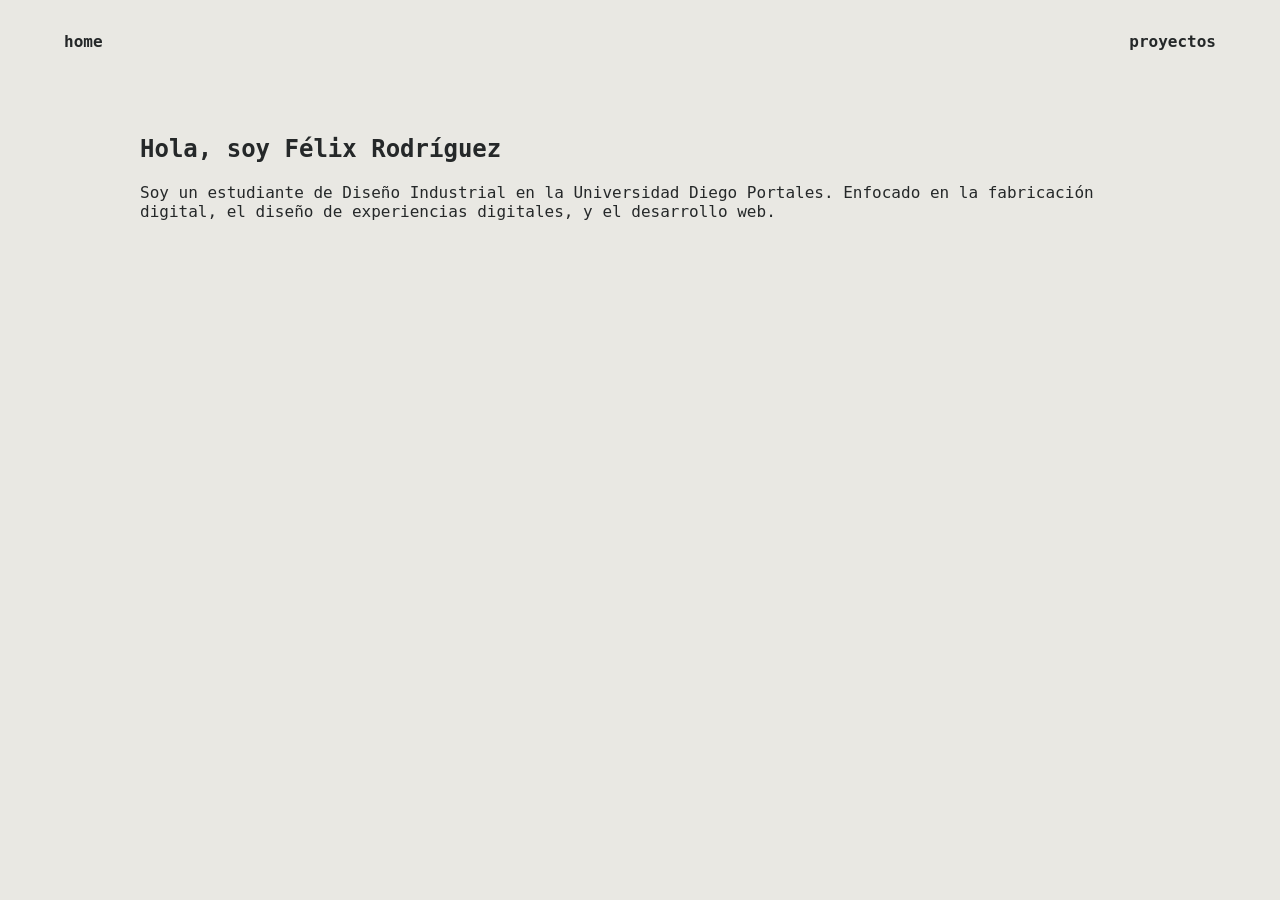
<file: about.html>
<html lang="es">

<head>
  <meta charset="UTF-8" />
  <meta name="viewport" content="width=device-width, initial-scale=1.0" />

  <!-- CAMBIAR -->
  <title>about | Félix Rodríguez</title>
  <link rel="stylesheet" href="style.css" />
</head>

<body>
  <header>
    <nav>
      <a href="index.html" class="nav-left">home</a>
      <a href="proyectos.html" class="nav-right">proyectos</a>
    </nav>
  </header>

  <main class="container">

    <!-- CAMBIAR -->
    <h2>Hola, soy Félix Rodríguez</h2>

    <p>
      Soy un estudiante de Diseño Industrial en la Universidad Diego Portales.
      Enfocado en la fabricación digital, el diseño de experiencias digitales, y el desarrollo web.
    </p>

  </main>

  <!-- <footer style="text-align: center; padding: 4rem 0;">
        <a href="index.html" 
        style="text-decoration: none; color: #1D222B; font-weight: bold;">Ver más proyectos</a>
    </footer> -->

</body>

</html>
</file>
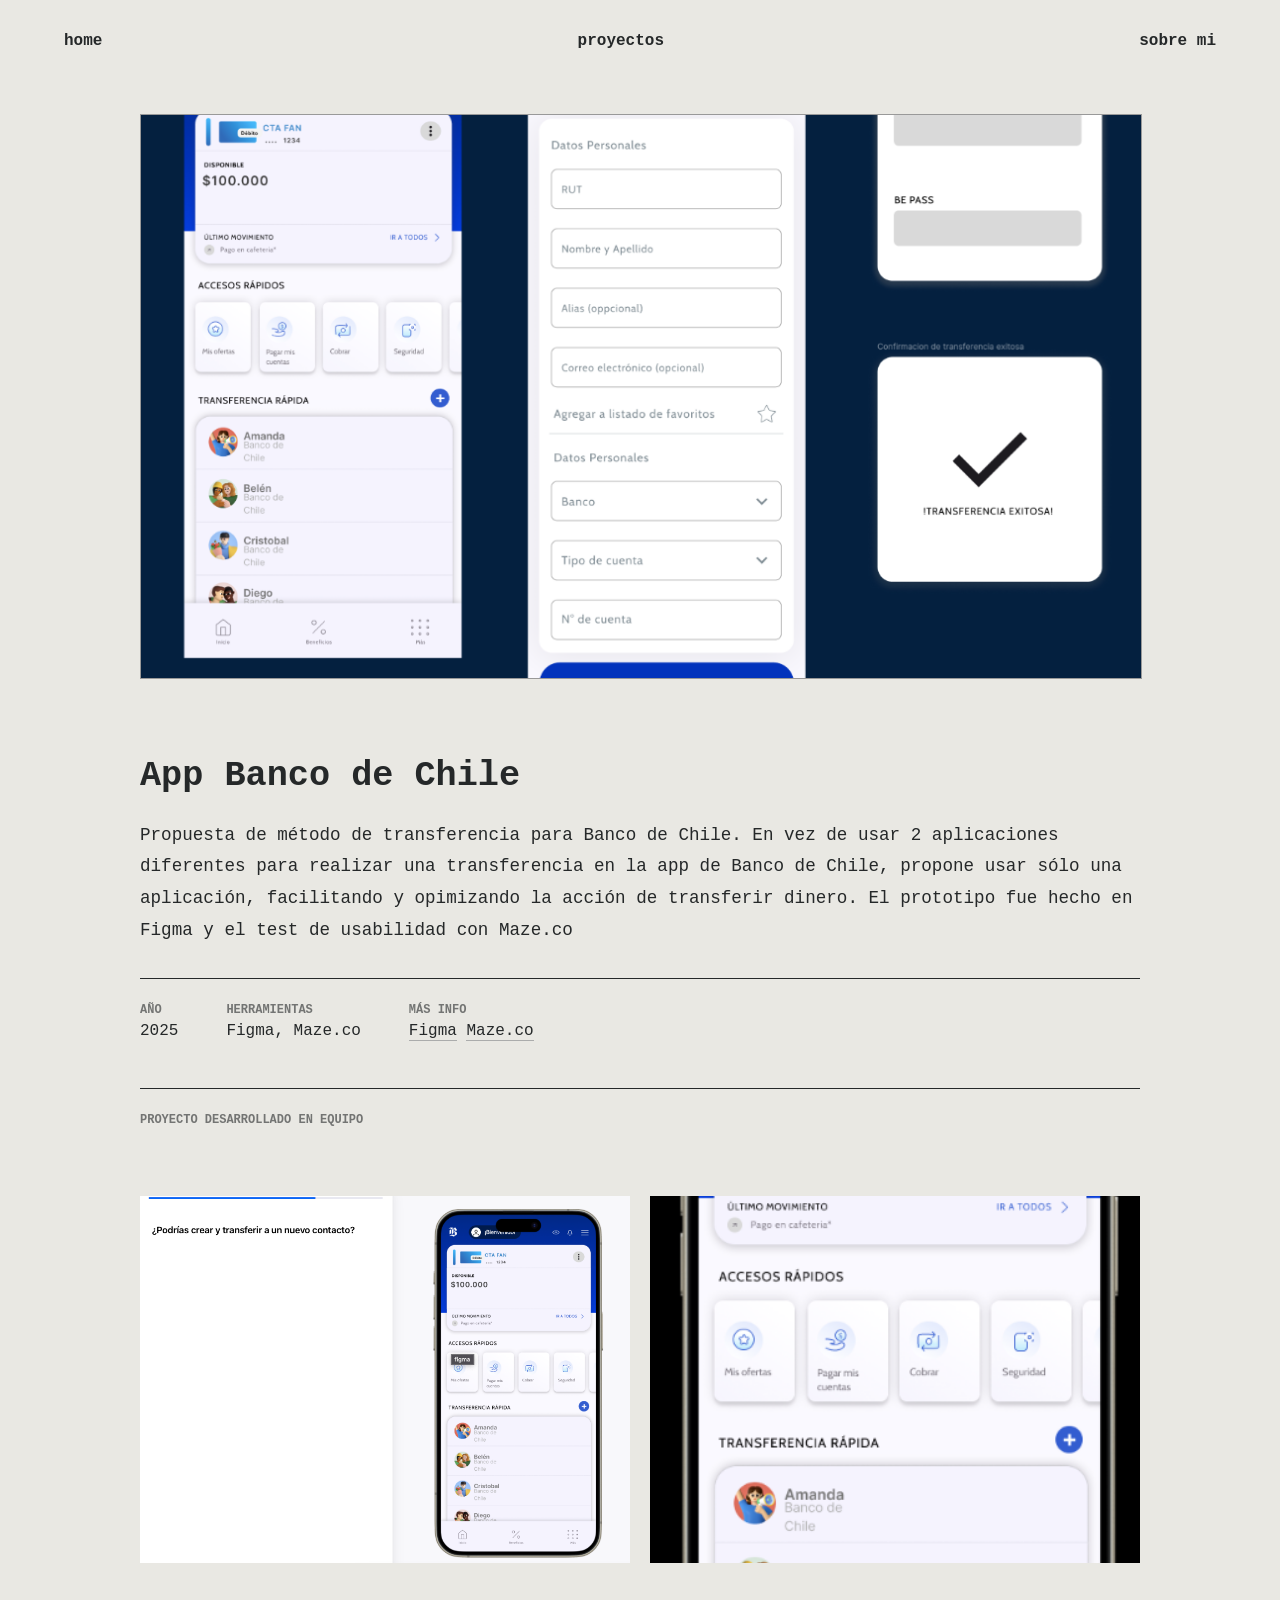
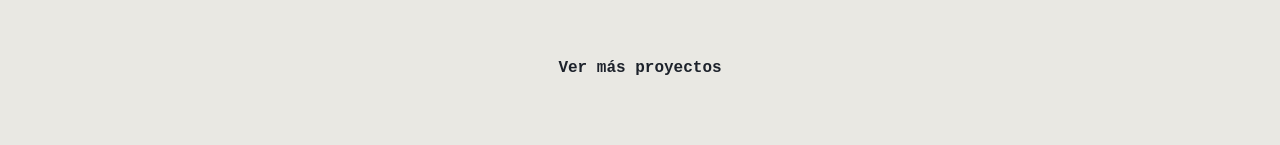
<file: p-bancoChile.html>
<html lang="es">

<head>
    <meta charset="UTF-8" />
    <meta name="viewport" content="width=device-width, initial-scale=1.0" />

    <!-- CAMBIAR -->
    <title>App Banco de Chile | Félix Rodríguez</title>
    <link rel="stylesheet" href="style.css" />
</head>

<body>
    <header>
        <nav>
            <a href="index.html" class="nav-left">home</a>
            <a href="proyectos.html" class="nav-center">proyectos</a>
            <a href="sobreMi.html" class="nav-right">sobre mi</a>
        </nav>
    </header>

    <main class="container">

        <img src="assets/codigo-ux/bancoChile/bancoChile.png" alt="Portada App Banco de Chile" class="p-img" />
        <section class="p-content">


            <h2>App Banco de Chile</h2>

            <p>
                Propuesta de método de transferencia para Banco de Chile.
                En vez de usar 2 aplicaciones diferentes para realizar una transferencia en la app de Banco de Chile,
                propone usar sólo una aplicación, facilitando y opimizando la acción de transferir dinero.
                El prototipo fue hecho en Figma y el test de usabilidad con Maze.co
            </p>

            <!-- separado por una linea -->
            <div class="p-meta">

                <div class="p-meta-item">
                    <label>Año</label>
                    <span>2025</span>
                </div>

                <div class="p-meta-item">
                    <label>Herramientas</label>
                    <span>Figma, Maze.co</span>
                </div>

                <div class="p-meta-item">
                    <label>Más info</label>
                    <span><a href="https://www.figma.com/proto/j0h1UhCSdiWS8Tabmt3kIJ/BANCO-DE-CHILE" target="_blank">Figma</a></span>
                    <span><a href="https://t.maze.co/472225878" target="_blank">Maze.co</a></span>
                </div>
            </div>

            <!-- separado por otra linea -->
            <div class="p-meta">

                <div class="p-meta-item">
                    <label>Proyecto desarrollado en equipo</label>
                </div>
            </div>

        </section>

        <!-- CAMBIAR -->
        <section class="p-img-gallery">
            <img src="assets/codigo-ux/bancoChile/bancoChile-1.png" alt="Imagen 1 de App Banco de Chile" />
            <img src="assets/codigo-ux/bancoChile/bancoChile-2.png" alt="Imagen 2 de App Banco de Chile" />
        </section>

    </main>

    <footer style="text-align: center; padding: 4rem 0;">
        <a href="index.html" style="text-decoration: none; color: #1D222B; font-weight: bold;">Ver más proyectos</a>
    </footer>

</body>

</html>
</file>
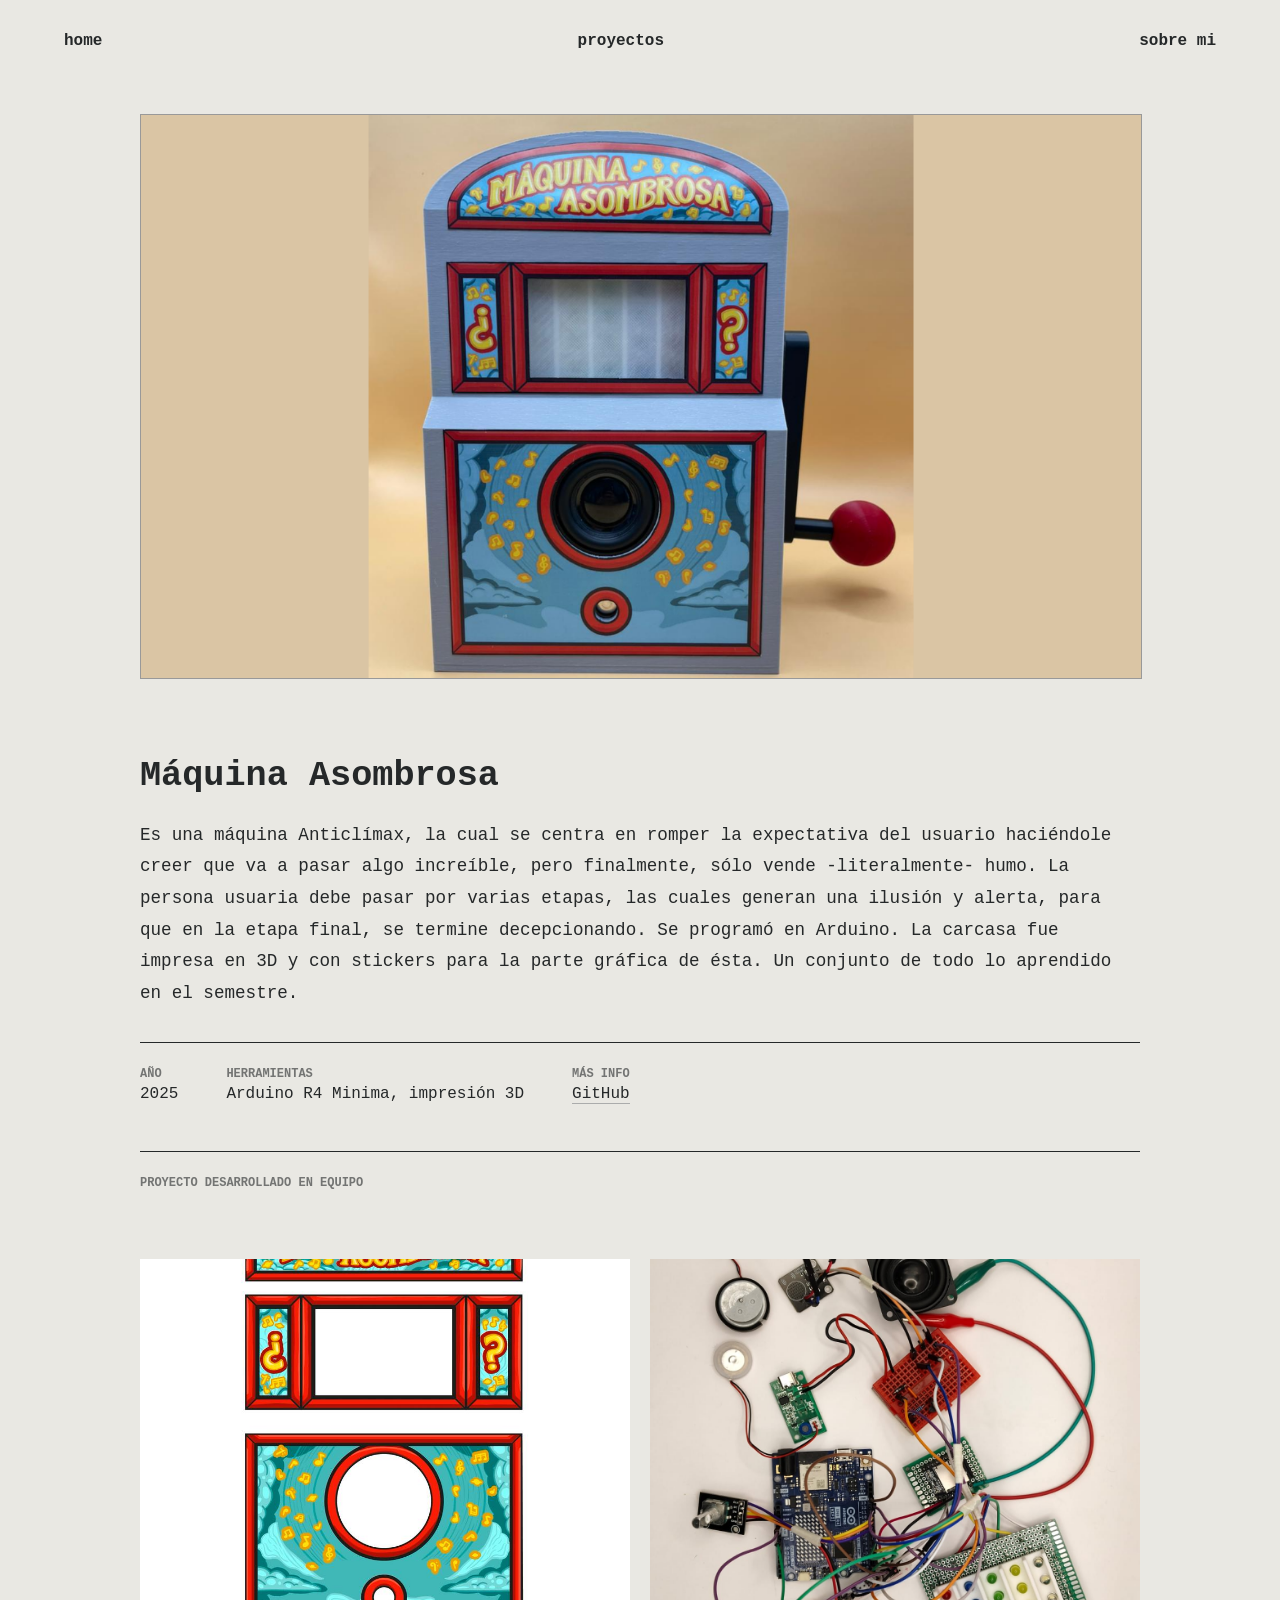
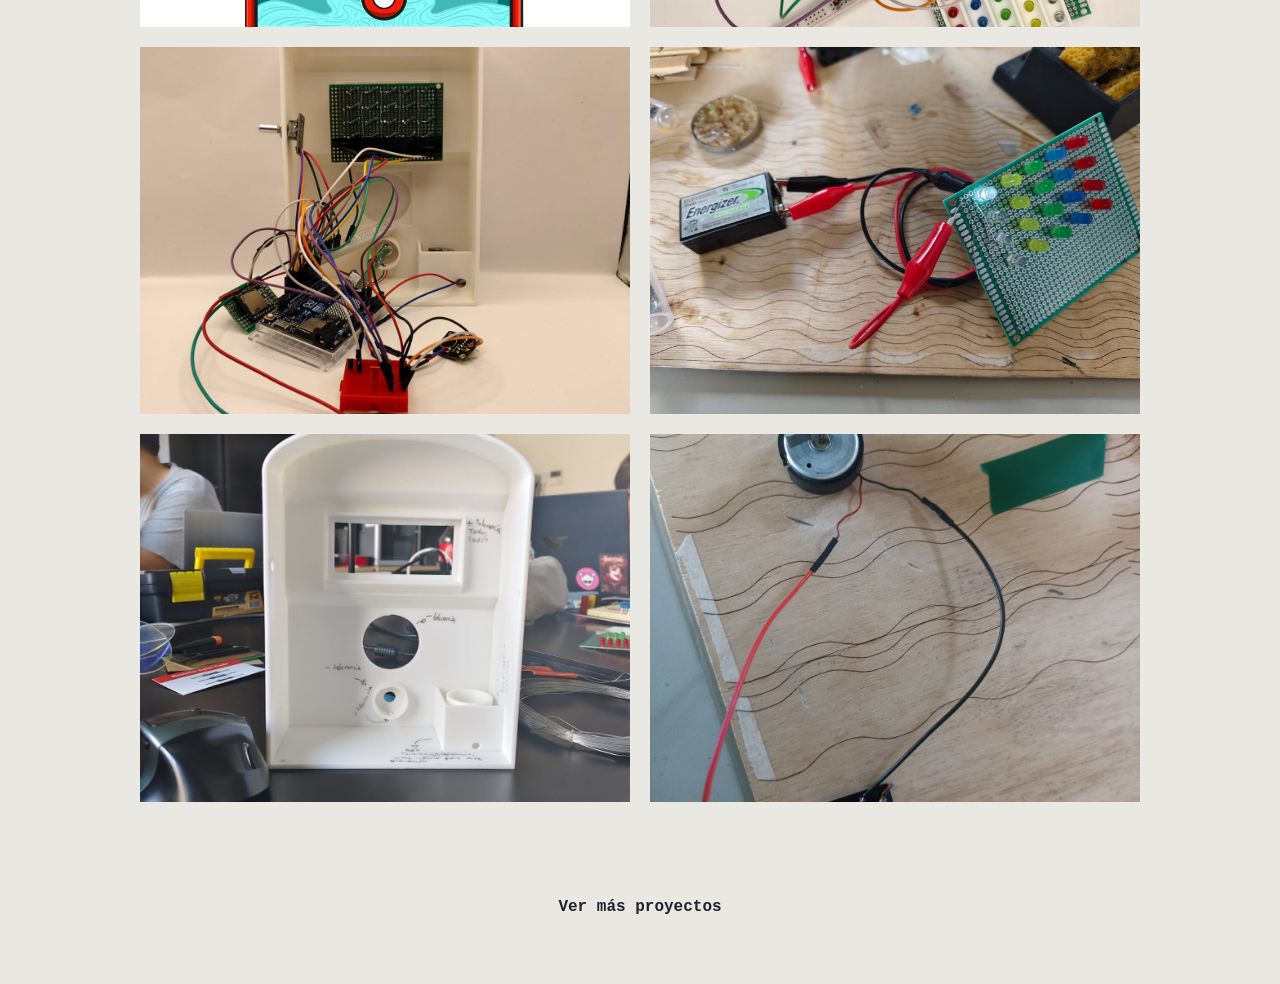
<file: p-maquinaAsombrosa.html>
<html lang="es">

<head>
    <meta charset="UTF-8" />
    <meta name="viewport" content="width=device-width, initial-scale=1.0" />
    <title>Máquina Asombrosa | Félix Rodríguez</title>
    <link rel="stylesheet" href="style.css" />
</head>

<body>
    <header>
        <nav>
            <a href="index.html" class="nav-left">home</a>
            <a href="proyectos.html" class="nav-center">proyectos</a>
            <a href="sobreMi.html" class="nav-right">sobre mi</a>
        </nav>
    </header>

    <main class="container">
        <img src="assets/codigo-ux/maquinaAsombrosa/maquinaAsombrosa.png" alt="Portada Máquina Asombrosa"
            class="p-img" />
        <section class="p-content">
            <h2>Máquina Asombrosa</h2>

            <p>
                Es una máquina Anticlímax, la cual se centra en romper la expectativa del usuario haciéndole creer que
                va a pasar algo increíble, pero finalmente, sólo vende -literalmente- humo.
                La persona usuaria debe pasar por varias etapas, las cuales generan una ilusión y alerta, para que en la
                etapa final, se termine decepcionando.
                Se programó en Arduino. La carcasa fue impresa en 3D y con stickers para la parte gráfica de ésta.
                Un conjunto de todo lo aprendido en el semestre.
            </p>

            <!-- separado por una linea -->
            <div class="p-meta">

                <div class="p-meta-item">
                    <label>Año</label>
                    <span>2025</span>
                </div>

                <div class="p-meta-item">
                    <label>Herramientas</label>
                    <span>Arduino R4 Minima, impresión 3D</span>
                </div>

                <div class="p-meta-item">
                    <label>Más info</label>
                    <span><a href="https://github.com/disenoUDP/dis8645-2025-2-proyectos/tree/main/00-proyecto-03/grupo-05"
                            target="_blank">GitHub</a></span>
                </div>
            </div>

            <!-- separado por otra linea -->
            <div class="p-meta">

                <div class="p-meta-item">
                    <label>Proyecto desarrollado en equipo</label>
                </div>
            </div>

        </section>

        <section class="p-img-gallery">
            <img src="assets/codigo-ux/maquinaAsombrosa/maquinaAsombrosa-1.png" alt="Imagen 1 de Máquina Asombrosa" />
            <img src="assets/codigo-ux/maquinaAsombrosa/maquinaAsombrosa-2.png" alt="Imagen 2 de Máquina Asombrosa" />
            <img src="assets/codigo-ux/maquinaAsombrosa/maquinaAsombrosa-3.png" alt="Imagen 3 de Máquina Asombrosa" />
            <img src="assets/codigo-ux/maquinaAsombrosa/maquinaAsombrosa-4.png" alt="Imagen 4 de Máquina Asombrosa" />
            <img src="assets/codigo-ux/maquinaAsombrosa/maquinaAsombrosa-5.png" alt="Imagen 5 de Máquina Asombrosa" />
            <img src="assets/codigo-ux/maquinaAsombrosa/maquinaAsombrosa-6.png" alt="Imagen 6 de Máquina Asombrosa" />
        </section>

    </main>

    <footer style="text-align: center; padding: 4rem 0;">
        <a href="index.html" style="text-decoration: none; color: #1D222B; font-weight: bold;">Ver más proyectos</a>
    </footer>

</body>

</html>
</file>
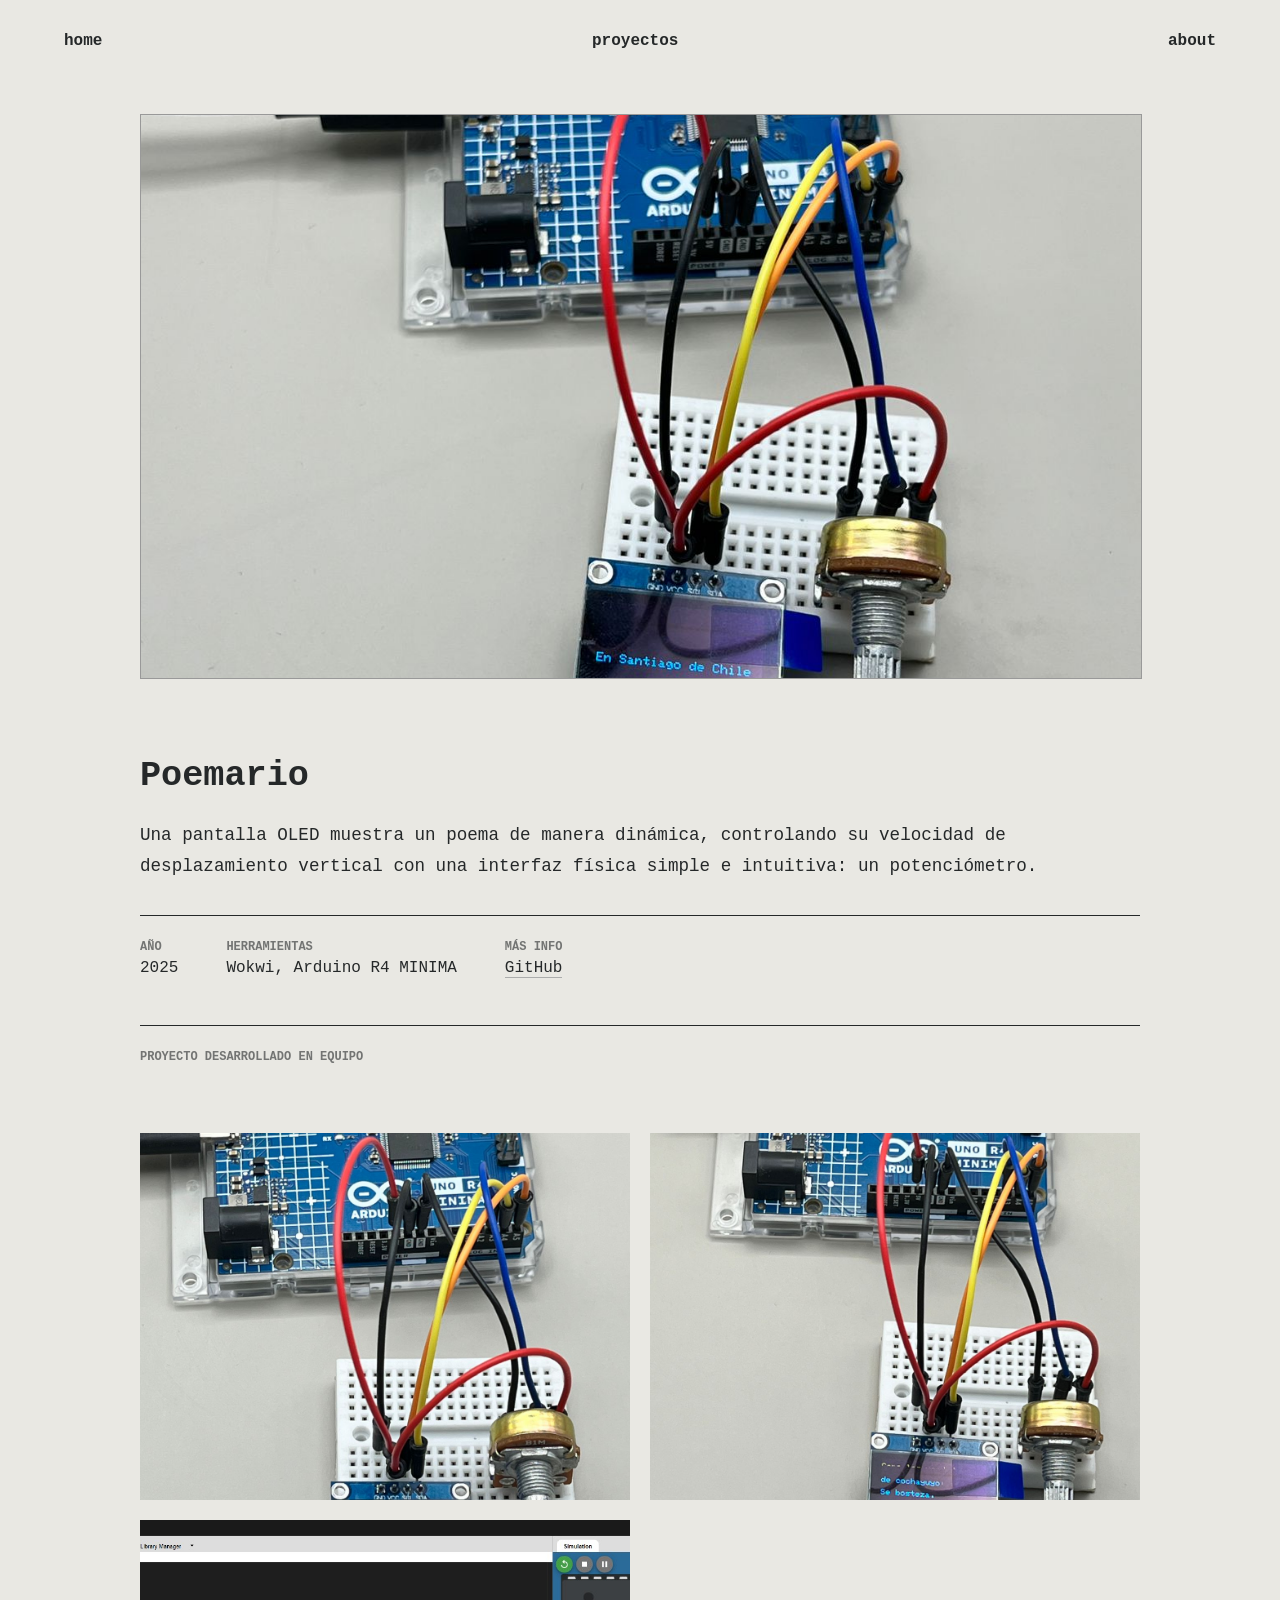
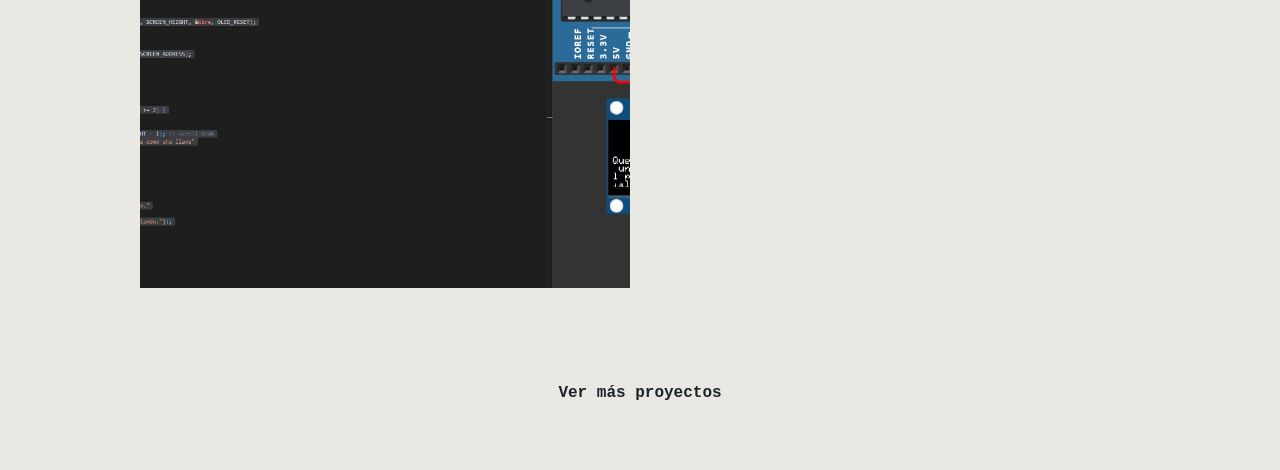
<file: p-poemario.html>
<html lang="es">

<head>
    <meta charset="UTF-8" />
    <meta name="viewport" content="width=device-width, initial-scale=1.0" />

    <title>Poemario | Félix Rodríguez</title>
    <link rel="stylesheet" href="style.css" />
</head>

<body>
    <header>
        <nav>
            <a href="index.html" class="nav-left">home</a>
            <a href="proyectos.html" class="nav-center">proyectos</a>
            <a href="about.html" class="nav-right">about</a>
        </nav>
    </header>

    <main class="container">

        <img src="assets/codigo-ux/poemario/poemario.png" alt="Portada Poemario" class="p-img" />
        <section class="p-content">


            <h2>Poemario</h2>

            <p>
                Una pantalla OLED muestra un poema de manera dinámica, controlando su velocidad de desplazamiento
                vertical con una interfaz física simple e intuitiva: un potenciómetro.
            </p>

            <!-- separado por una linea -->
            <div class="p-meta">

                <div class="p-meta-item">
                    <label>Año</label>
                    <span>2025</span>
                </div>

                <div class="p-meta-item">
                    <label>Herramientas</label>
                    <span>Wokwi, Arduino R4 MINIMA</span>
                </div>

                <div class="p-meta-item">
                    <label>Más info</label>
                    <span><a href="https://github.com/disenoUDP/dis8645-2025-2-procesos/tree/main/00-proyecto-01/grupo05" target="_blank">GitHub</a></span>
                </div>
            </div>

            <!-- separado por otra linea -->
            <div class="p-meta">

                <div class="p-meta-item">
                    <label>Proyecto desarrollado en equipo</label>
                </div>
            </div>

        </section>

        <!-- CAMBIAR -->
        <section class="p-img-gallery">
            <img src="assets/codigo-ux/poemario/poemario-1.png" alt="Imagen 1 de Poemario" />
            <img src="assets/codigo-ux/poemario/poemario-2.png" alt="Imagen 2 de Poemario" />
            <img src="assets/codigo-ux/poemario/poemario-3.png" alt="Imagen 3 de Poemario" />
        </section>

    </main>

    <footer style="text-align: center; padding: 4rem 0;">
        <a href="index.html" style="text-decoration: none; color: #1D222B; font-weight: bold;">Ver más proyectos</a>
    </footer>

</body>

</html>
</file>
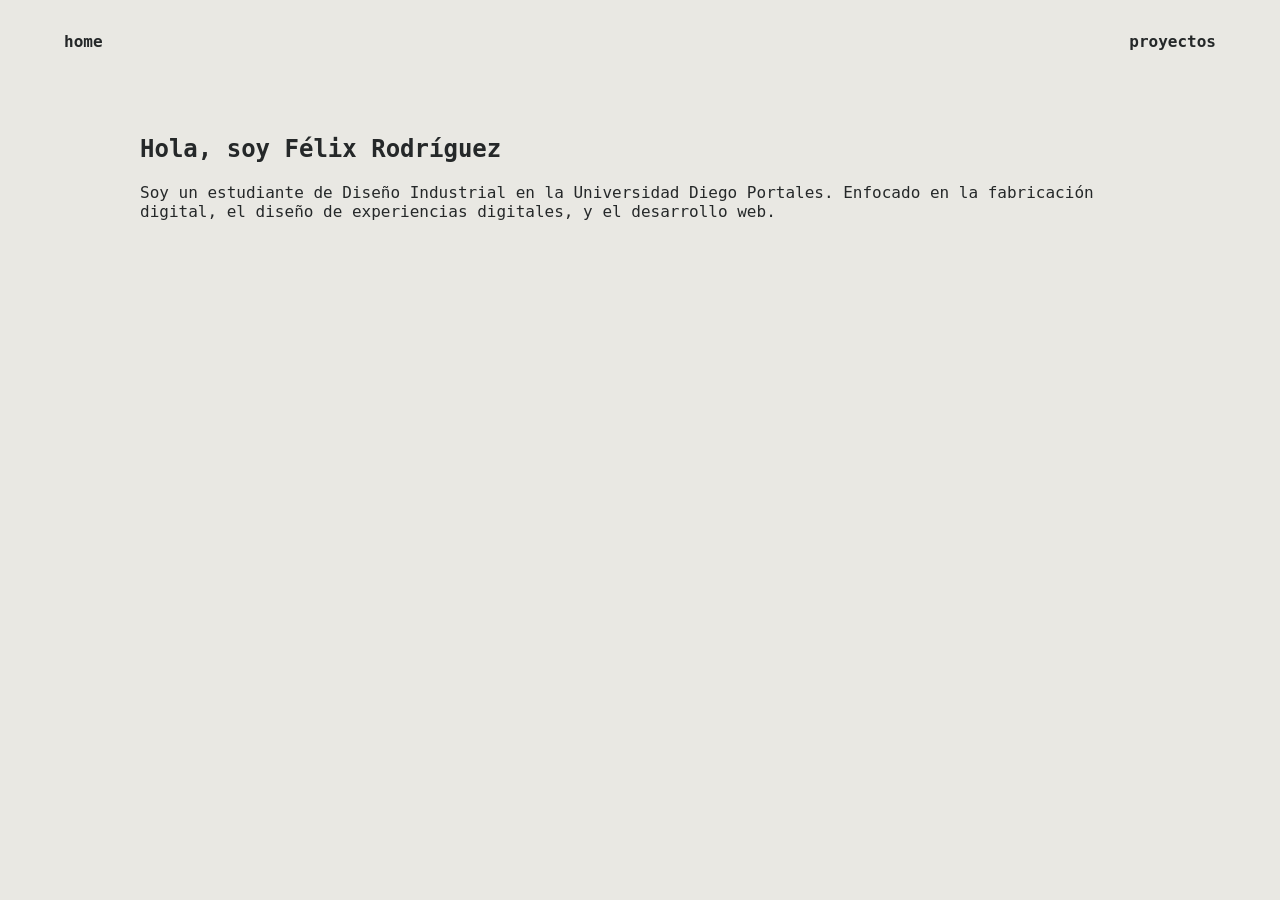
<file: sobreMi.html>
<html lang="es">

<head>
  <meta charset="UTF-8" />
  <meta name="viewport" content="width=device-width, initial-scale=1.0" />

  <!-- CAMBIAR -->
  <title>sobre mi | Félix Rodríguez</title>
  <link rel="stylesheet" href="style.css" />
</head>

<body>
  <header>
    <nav>
      <a href="index.html" class="nav-left">home</a>
      <a href="proyectos.html" class="nav-right">proyectos</a>
    </nav>
  </header>

  <main class="container">

    <!-- CAMBIAR -->
    <h2>Hola, soy Félix Rodríguez</h2>

    <p>
      Soy un estudiante de Diseño Industrial en la Universidad Diego Portales.
      Enfocado en la fabricación digital, el diseño de experiencias digitales, y el desarrollo web.
    </p>

  </main>

  <!-- <footer style="text-align: center; padding: 4rem 0;">
        <a href="index.html" 
        style="text-decoration: none; color: #1D222B; font-weight: bold;">Ver más proyectos</a>
    </footer> -->

</body>

</html>
</file>
<file: style.css>
/* === GENERAL === */
  body {
    margin: 0;
    padding: 0;
    background-color: #E9E8E3;
    font-family: "dm-mono", monospace;
    color: #252829;
  }

  /* === NAVEGACION === */

  nav {
    display: flex;
    justify-content: space-between;
    padding: 2rem 5%;
    /* es "2rem 5%" para que sea una medida variable en vez de usar px fijos */
  }

  nav a {
    text-decoration: none;
    color: #252829;
    font-weight: bold;
  }

  .hero {
    text-align: center;
    padding: 2rem 10%;
    margin-bottom: 2rem;
  }

  .hero h1 {
    font-size: 3.5rem;
    margin: 0.5rem;
  }

  .hero p {
    font-size: 1.25rem;
    line-height: 1.5;
    max-width: calc(66.6% + 2rem);
    margin-top: 0.5rem;
    margin-bottom: 3rem;
    margin-left: auto;
    margin-right: auto;
    text-align: center;
  }

  /* === PROYECTOS === */

  .proyectos {
    display: grid;
    grid-template-columns: repeat(3, 1fr);
    gap: 2rem;
    padding: 0 5% 5rem 5%;
  }

  .item {
    background-color: #799BB8;
    aspect-ratio: 1 / 1;
    border: 1px solid #999;
    border-radius: 1rem;

    /* Centrado de contenido */
    display: flex;
    flex-direction: column;
    justify-content: center;
    /* Centra verticalmente */
    align-items: center;
    /* Centra horizontalmente */
    padding: 1.5rem;
    text-align: center;
  }

  .item h2 {
    font-size: 1.8rem;
    margin-bottom: 1.5rem;
    color: #252829;
  }

  .item ul {
    list-style: none;
    /* Quita los puntitos de la lista */
    padding: 0;
    margin: 0;
  }

  .item li {
    margin: 0.5rem 0;
    /* Espacio entre proyectos */
  }

  .item li a {
    text-decoration: none;
    color: #252829;
    font-size: 1.1rem;
    transition: opacity 0.3s;
    /* Para que el efecto hover sea suave */
  }

  /* Efecto para cuando pases el mouse por un proyecto */
  .item li a:hover {
    text-decoration: underline;
    opacity: 0.7;
  }


  /* === ESTRUCTURA DE PROYECTOS === */

  .container {
    max-width: 1000px;
    margin: 0 auto;
    padding: 2rem 5%;
  }

  /* --- imagen de portada --- */
  .p-img {
    width: 100%;
    height: auto;
    aspect-ratio: 16 / 9;
    object-fit: cover;
    margin-bottom: 3rem;
    border: 1px solid #999;
  }

  /* --- contenido --- */

  .p-content {
    margin-bottom: 4rem;
  }

  .p-content h2 {
    font-size: 2.2rem;
    margin-bottom: 1.5rem;
  }

  .p-content p {
    line-height: 1.8;
    font-size: 1.1rem;
    margin-bottom: 2rem;
  }

  /* --- metadatos (ano, categoria, etc) --- */

  .p-meta {
    display: flex;
    gap: 3rem;
    border-top: 1px solid #252829;
    padding-top: 1.5rem;
    margin-bottom: 3rem;
  }

  .p-meta-item label {
    display: block;
    font-size: 0.75rem;
    text-transform: uppercase;
    font-weight: bold;
    opacity: 0.6;
    margin-bottom: 0.3rem;
  }

  /* enlaces dentro de los metadatos */
  .p-meta-item span a {
    text-decoration: none;
    color: #252829;
    border-bottom: 1px solid rgba(29, 34, 43, 0.3);
    transition: all 0.3s ease;
  }

  .p-meta-item span a:hover {
    border-bottom: 1px solid #252829;
    opacity: 0.7;
  }

  /* galeria de imagenes */

  .p-img-gallery {
    display: grid;
    grid-template-columns: repeat(2, 1fr);
    gap: 20px;
  }

  .p-img-gallery img {
    width: 100%;
    aspect-ratio: 4 / 3;
    object-fit: cover;
    background-color: #252829;
  }






  /* === MEDIA QUERY (para celulares) === */
  @media (max-width: 768px) {

    /* el titulo se hace mas pequeno en celulares */
    .hero h1 {
      font-size: 2.2rem;
    }

    /* la cuadricula pasa de 3 columnas a 1 sola */
    .proyectos {
      grid-template-columns: 1fr;
    }

    /* la estructura de proyectos se modifica */
    .p-meta {
      flex-direction: column;
      /* En móvil se apilan */
      gap: 1.5rem;
    }

    .p-grid {
      grid-template-columns: 1fr;
    }

  }
</file>
